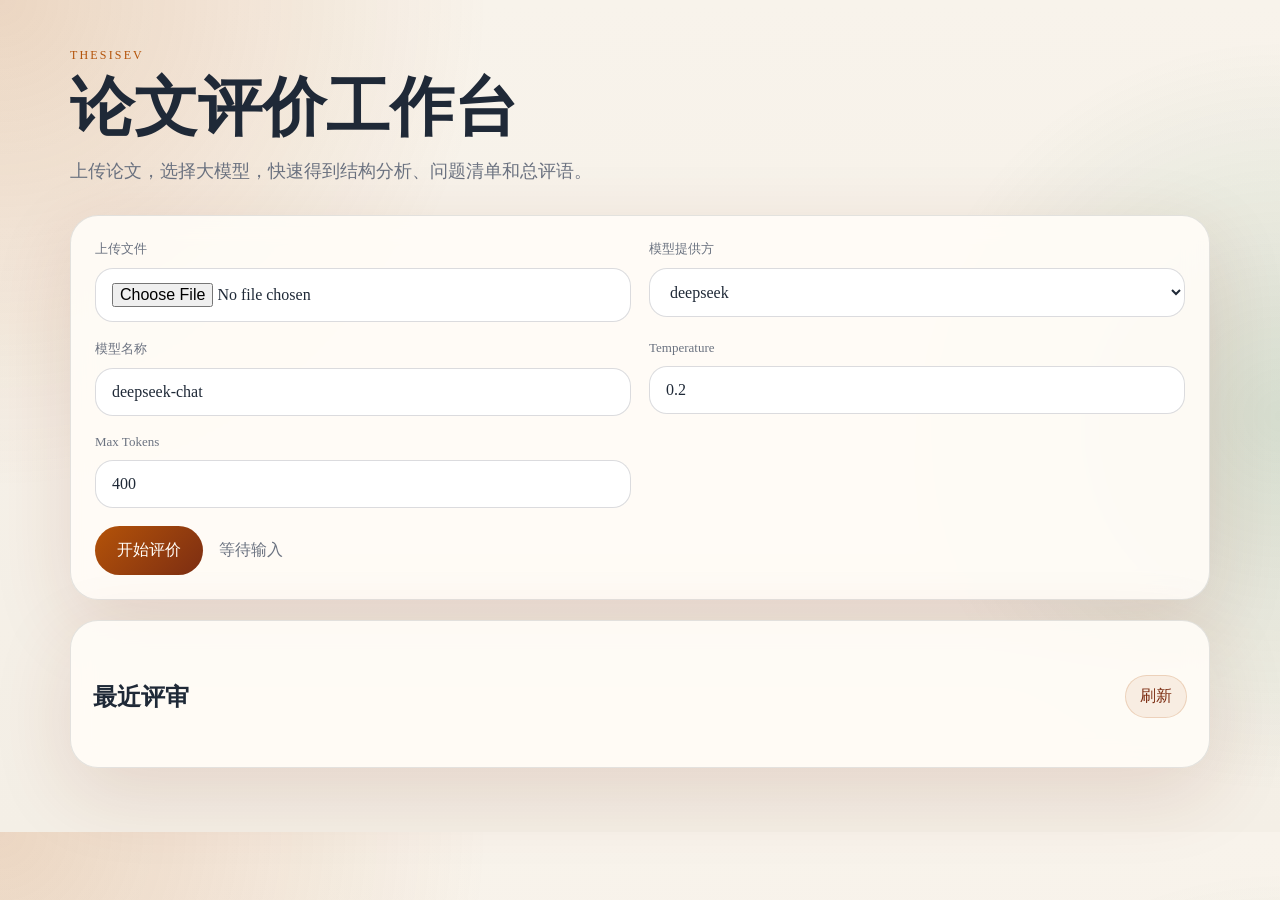
<file: thesisev/templates/index.html>
<!doctype html>
<html lang="zh-CN">

<head>
  <meta charset="utf-8" />
  <meta name="viewport" content="width=device-width, initial-scale=1" />
  <title>Thesisev UI</title>
  <link rel="stylesheet" href="/static/app.css" />
</head>

<body>
  <main class="shell">
    <section class="hero">
      <p class="eyebrow">THESISEV</p>
      <h1>论文评价工作台</h1>
      <p class="lead">
        上传论文，选择大模型，快速得到结构分析、问题清单和总评语。
      </p>
    </section>

    <section class="panel">
      <form id="evaluate-form" class="form-grid">
        <label class="field">
          <span>上传文件</span>
          <input id="file" name="file" type="file" accept=".md,.docx" />
        </label>

        <label class="field">
          <span>模型提供方</span>
          <select id="provider" name="provider">
            <option value="deepseek">deepseek</option>
            <option value="openai">openai</option>
            <option value="anthropic">anthropic</option>
            <option value="google_genai">google_genai</option>
          </select>
        </label>

        <label class="field">
          <span>模型名称</span>
          <input id="model" name="model" type="text" value="deepseek-chat" placeholder="deepseek-chat" />
        </label>

        <label class="field">
          <span>Temperature</span>
          <input id="temperature" name="temperature" type="number" min="0" max="2" step="0.1" value="0.2" />
        </label>

        <label class="field">
          <span>Max Tokens</span>
          <input id="max_tokens" name="max_tokens" type="number" min="64" max="4000" step="1" value="400" />
        </label>

        <div class="actions field-span-2">
          <button id="submit-button" type="submit">开始评价</button>
          <p id="status" class="status">等待输入</p>
        </div>
      </form>
    </section>

    <section class="panel history-panel">
      <div class="history-header">
        <h2>最近评审</h2>
        <button id="refresh-history" type="button" class="ghost-button">刷新</button>
      </div>
      <ul id="history-list" class="list"></ul>
    </section>

    <section id="results" class="results hidden">
      <article class="panel result-card">
        <div class="result-header">
          <h2>总评语</h2>
          <div class="result-actions">
            <span id="score-badge" class="score-badge">--</span>
            <button id="export-md" type="button" class="ghost-button">评语导出 .md</button>
          </div>
        </div>
        <p id="comment" class="comment"></p>
        <div id="model-meta" class="meta-line"></div>
      </article>

      <article class="panel result-card">
        <h2>基础信息</h2>
        <div class="kv-grid">
          <div><span>标题</span><strong id="doc-title">-</strong></div>
          <div><span>类型</span><strong id="doc-type">-</strong></div>
          <div><span>章节数</span><strong id="doc-sections">-</strong></div>
          <div><span>主题相关占比</span><strong id="topic-ratio">-</strong></div>
        </div>
      </article>

      <article class="panel result-card">
        <h2>章节树</h2>
        <div id="section-tree" class="tree"></div>
      </article>

      <article class="panel result-card">
        <h2>聚焦详情</h2>
        <div id="focus-panel" class="focus-panel">
          <p class="focus-empty">点击章节树或问题项后，这里会显示对应的段落和上下文。</p>
        </div>
      </article>

      <article class="panel result-card">
        <h2>统计结果</h2>
        <ul id="statistics-list" class="list"></ul>
      </article>

      <article class="panel result-card">
        <h2>识别问题</h2>
        <div id="issue-filters" class="filter-row"></div>
        <ul id="issues-list" class="list"></ul>
      </article>

      <article class="panel result-card">
        <h2>技术栈</h2>
        <ul id="tech-list" class="pill-list"></ul>
      </article>
    </section>
  </main>

  <script src="/static/app.js"></script>
</body>

</html>
</file>
<file: static/app.css>
:root {
  --bg: #f4efe6;
  --panel: rgba(255, 252, 247, 0.92);
  --ink: #1f2937;
  --muted: #6b7280;
  --accent: #b45309;
  --accent-strong: #7c2d12;
  --line: rgba(31, 41, 55, 0.12);
  --shadow: 0 24px 80px rgba(124, 45, 18, 0.14);
}

* {
  box-sizing: border-box;
}

body {
  margin: 0;
  color: var(--ink);
  font-family: "Iowan Old Style", "Palatino Linotype", "Noto Serif SC", serif;
  background:
    radial-gradient(circle at top left, rgba(180, 83, 9, 0.18), transparent 32%),
    radial-gradient(circle at right, rgba(22, 101, 52, 0.14), transparent 28%),
    linear-gradient(180deg, #f8f3eb 0%, var(--bg) 100%);
}

.shell {
  max-width: 1180px;
  margin: 0 auto;
  padding: 48px 20px 64px;
}

.hero {
  margin-bottom: 28px;
}

.eyebrow {
  margin: 0 0 12px;
  color: var(--accent);
  letter-spacing: 0.18em;
  font-size: 12px;
}

.hero h1 {
  margin: 0;
  font-size: clamp(34px, 5vw, 64px);
  line-height: 1.02;
}

.lead {
  max-width: 760px;
  margin: 16px 0 0;
  color: var(--muted);
  font-size: 18px;
  line-height: 1.7;
}

.panel {
  background: var(--panel);
  border: 1px solid var(--line);
  border-radius: 28px;
  box-shadow: var(--shadow);
  backdrop-filter: blur(12px);
}

.history-panel {
  margin-top: 20px;
  padding: 22px;
}

.history-summary {
  display: flex;
  align-items: center;
  justify-content: space-between;
  gap: 16px;
  cursor: pointer;
  font-size: 20px;
  font-weight: 800;
  list-style: none;
}

.history-summary::-webkit-details-marker {
  display: none;
}

.history-summary::after {
  content: "⌄";
  width: 30px;
  height: 30px;
  border: 1px solid var(--line);
  border-radius: 999px;
  display: grid;
  place-items: center;
  color: var(--muted);
  font-size: 18px;
  transition: transform 0.2s ease;
}

.history-panel[open] .history-summary::after {
  transform: rotate(180deg);
}

.history-summary-hint {
  margin-left: auto;
  color: var(--muted);
  font-size: 14px;
  font-weight: 600;
}

.history-panel[open] .history-summary-hint {
  font-size: 0;
}

.history-panel[open] .history-summary-hint::before {
  content: "收起历史记录";
  font-size: 14px;
}

.history-header {
  display: flex;
  align-items: center;
  justify-content: space-between;
  gap: 16px;
  margin: 18px 0 12px;
}

.history-note {
  margin: 0;
  color: var(--muted);
  font-size: 14px;
  line-height: 1.6;
}

.form-grid {
  display: grid;
  grid-template-columns: repeat(2, minmax(0, 1fr));
  gap: 18px;
  padding: 24px;
}

.field {
  display: flex;
  flex-direction: column;
  gap: 10px;
}

.field span {
  font-size: 13px;
  color: var(--muted);
}

.field-span-2 {
  grid-column: 1 / -1;
}

input,
select,
textarea,
button {
  font: inherit;
}

input,
select,
textarea {
  width: 100%;
  border: 1px solid rgba(31, 41, 55, 0.16);
  border-radius: 18px;
  padding: 14px 16px;
  background: rgba(255, 255, 255, 0.9);
  color: var(--ink);
}

textarea {
  resize: vertical;
  min-height: 220px;
  line-height: 1.7;
}

input:focus,
select:focus,
textarea:focus {
  outline: none;
  border-color: rgba(180, 83, 9, 0.6);
  box-shadow: 0 0 0 4px rgba(180, 83, 9, 0.12);
}

.actions {
  display: flex;
  align-items: center;
  gap: 16px;
}

button {
  border: 0;
  border-radius: 999px;
  padding: 14px 22px;
  color: #fffdf8;
  background: linear-gradient(135deg, var(--accent) 0%, var(--accent-strong) 100%);
  cursor: pointer;
}

button:disabled {
  opacity: 0.65;
  cursor: wait;
}

.status {
  margin: 0;
  color: var(--muted);
}

.results {
  display: grid;
  grid-template-columns: repeat(2, minmax(0, 1fr));
  gap: 18px;
  margin-top: 24px;
}

.result-card {
  padding: 22px;
}

.result-card h2 {
  margin: 0 0 16px;
  font-size: 22px;
}

.result-header {
  display: flex;
  align-items: center;
  justify-content: space-between;
  gap: 16px;
}

.result-actions {
  display: flex;
  align-items: center;
  gap: 10px;
  flex-wrap: wrap;
}

.score-badge {
  padding: 8px 14px;
  border-radius: 999px;
  background: rgba(180, 83, 9, 0.12);
  color: var(--accent-strong);
  font-weight: 700;
}

.ghost-button {
  padding: 10px 14px;
  color: var(--accent-strong);
  background: rgba(180, 83, 9, 0.08);
  border: 1px solid rgba(180, 83, 9, 0.18);
}

.comment {
  margin: 0;
  font-size: 18px;
  line-height: 1.8;
}

.meta-line {
  margin-top: 14px;
  color: var(--muted);
  font-size: 14px;
  display: flex;
  flex-wrap: wrap;
  gap: 10px;
}

.meta-chip {
  display: inline-flex;
  align-items: center;
  min-height: 34px;
  padding: 8px 12px;
  border-radius: 999px;
  border: 1px solid rgba(31, 41, 55, 0.1);
  background: rgba(255, 255, 255, 0.86);
  color: var(--ink);
  font-size: 13px;
  line-height: 1;
}

.meta-chip.is-ready {
  border-color: rgba(22, 101, 52, 0.18);
  background: rgba(22, 101, 52, 0.1);
  color: #166534;
}

.meta-chip.is-muted {
  border-color: rgba(107, 114, 128, 0.16);
  background: rgba(107, 114, 128, 0.1);
  color: var(--muted);
}

.meta-chip.is-score {
  border-color: rgba(180, 83, 9, 0.18);
  background: rgba(180, 83, 9, 0.12);
  color: var(--accent-strong);
}

.meta-chip.is-llm {
  border-color: rgba(8, 145, 178, 0.2);
  background: rgba(8, 145, 178, 0.12);
  color: #0f766e;
}

.meta-chip.is-fallback {
  border-color: rgba(124, 45, 18, 0.18);
  background: rgba(124, 45, 18, 0.12);
  color: var(--accent-strong);
}

.kv-grid {
  display: grid;
  grid-template-columns: repeat(2, minmax(0, 1fr));
  gap: 16px;
}

.kv-grid span {
  display: block;
  margin-bottom: 8px;
  color: var(--muted);
  font-size: 13px;
}

.list,
.pill-list {
  list-style: none;
  margin: 0;
  padding: 0;
}

.list li {
  padding: 14px 0;
  border-top: 1px solid var(--line);
  line-height: 1.7;
}

.list li:first-child {
  border-top: 0;
  padding-top: 0;
}

.filter-row {
  display: flex;
  flex-wrap: wrap;
  gap: 10px;
  margin-bottom: 14px;
}

.filter-chip {
  padding: 8px 12px;
  border-radius: 999px;
  border: 1px solid rgba(31, 41, 55, 0.12);
  color: var(--ink);
  background: rgba(255, 255, 255, 0.7);
}

.filter-chip.active {
  color: #fffdf8;
  background: linear-gradient(135deg, var(--accent) 0%, var(--accent-strong) 100%);
}

.issue-item,
.score-item {
  cursor: pointer;
  border-radius: 16px;
  padding-left: 14px;
  padding-right: 14px;
}

.issue-item.active,
.score-item.active {
  background: rgba(180, 83, 9, 0.08);
  border-top-color: transparent;
}

.issue-subline {
  margin-top: 6px;
  color: var(--muted);
  font-size: 14px;
}

.score-evidence {
  margin-top: 10px;
  padding: 10px 12px;
  border-left: 3px solid rgba(37, 99, 235, 0.32);
  border-radius: 12px;
  background: rgba(219, 234, 254, 0.42);
  color: #1e3a8a;
  font-size: 14px;
  line-height: 1.7;
}

.score-evidence-label {
  margin-bottom: 4px;
  font-weight: 800;
}

.score-evidence ul {
  margin: 0;
  padding-left: 18px;
}

.issue-excerpt {
  margin-top: 10px;
  padding: 10px 12px;
  border-left: 3px solid rgba(180, 83, 9, 0.42);
  border-radius: 12px;
  background: rgba(245, 158, 11, 0.1);
  color: #6b3f13;
  font-size: 14px;
  line-height: 1.7;
}

.issue-match {
  margin-top: 4px;
  color: #92400e;
  font-weight: 700;
}

.history-subline {
  margin-top: 6px;
  color: var(--muted);
  font-size: 14px;
  line-height: 1.7;
}

.pill-list {
  display: flex;
  flex-wrap: wrap;
  gap: 10px;
}

.pill-list li {
  padding: 10px 14px;
  border-radius: 999px;
  background: rgba(22, 101, 52, 0.1);
  color: #166534;
}

.hidden {
  display: none;
}

.tree {
  font-size: 15px;
}

.tree-list {
  list-style: none;
  margin: 0;
  padding-left: 18px;
}

.tree-item {
  position: relative;
  margin-top: 14px;
  padding-left: 14px;
  border-left: 1px solid rgba(31, 41, 55, 0.12);
}

.tree-item:first-child {
  margin-top: 0;
}

.tree-header {
  display: flex;
  align-items: baseline;
  justify-content: space-between;
  gap: 16px;
}

.tree-header span,
.tree-meta {
  color: var(--muted);
  font-size: 13px;
}

.tree-meta {
  margin-top: 6px;
}

.tree-button {
  width: 100%;
  text-align: left;
  border-radius: 18px;
  padding: 14px 16px;
  border: 1px solid transparent;
  color: var(--ink);
  background: rgba(255, 255, 255, 0.55);
}

.tree-button.active {
  border-color: rgba(180, 83, 9, 0.35);
  background: rgba(180, 83, 9, 0.08);
}

.focus-panel {
  min-height: 220px;
}

.focus-empty {
  margin: 0;
  color: var(--muted);
  line-height: 1.8;
}

.focus-block h3 {
  margin: 6px 0 10px;
  font-size: 24px;
}

.focus-kicker {
  color: var(--accent);
  font-size: 12px;
  letter-spacing: 0.14em;
}

.focus-summary {
  margin: 0 0 10px;
  line-height: 1.8;
}

.focus-meta {
  margin: 8px 0 0;
  color: var(--muted);
  font-size: 14px;
  line-height: 1.7;
}

.focus-paragraph {
  margin: 14px 0 0;
  padding: 14px 16px;
  border-radius: 18px;
  background: rgba(255, 255, 255, 0.62);
  line-height: 1.8;
}

.excerpt-card {
  margin-top: 14px;
  padding: 16px 18px;
  border-radius: 18px;
  background: rgba(255, 255, 255, 0.72);
  line-height: 1.8;
}

mark {
  padding: 2px 5px;
  border-radius: 6px;
  color: #7c2d12;
  background: rgba(245, 158, 11, 0.28);
}

@media (max-width: 860px) {
  .form-grid,
  .results,
  .kv-grid {
    grid-template-columns: 1fr;
  }

  .actions,
  .result-header,
  .history-header,
  .tree-header {
    align-items: flex-start;
    flex-direction: column;
  }
}
</file>
